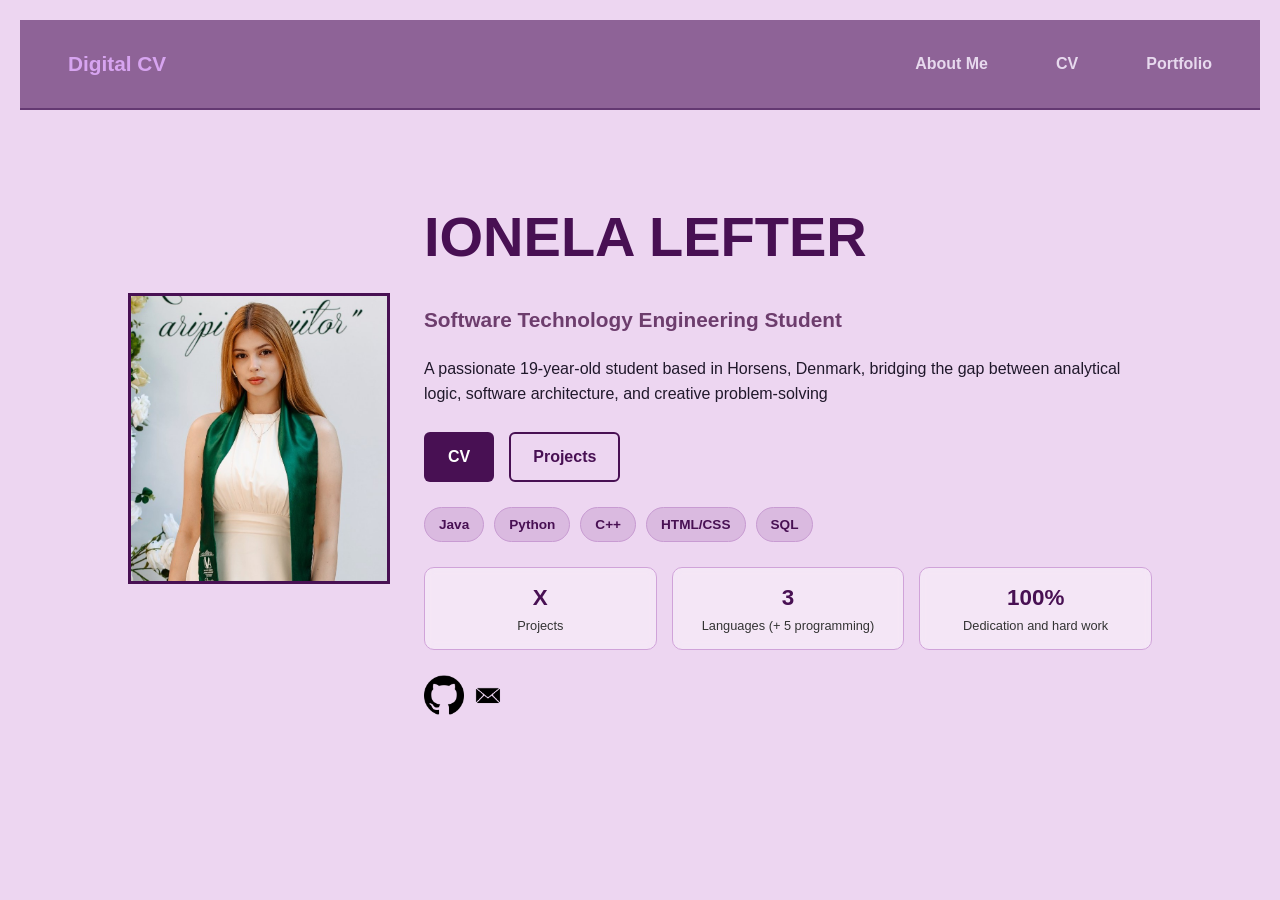
<file: index.html>
<!DOCTYPE html>
<html lang="en">

   <head>
      <!-- Character encoding set to UTF-8 to support all standard characters -->
      <meta charset="utf-8">
      <meta name="viewport" content="width=device-width, initial-scale=1.0">
      <title> Digital CV </title>
      <!-- Linking external CSS stylesheet for page layout and visual styling -->
      <link href="css/styles.css" type="text/css" rel="stylesheet">
   </head>

   <body class="digital-cv">
      <!-- Navigation bar for all pages -->
      <nav>
         <div>
            <a href="index.html"> Digital CV </a>
         </div>
         <ul>
            <!-- links to the other 3 pages -->
            <li> <a href="about-me-page.html"> About Me </a> </li>
            <li> <a href="cv-page.html"> CV</a> </li>
            <li> <a href="portfolio-page.html"> Portfolio </a> </li>
         </ul>
      </nav>
    
      <!-- Main content container, all the information on the page, below the navigation bar -->
      <main class="digital_cv">

         <!-- Profile image -->
         <div class="images">
            <img src="images/MyPhoto.jpg" alt="Ionela Lefter">
         </div>

         <!-- Short info about me, name, who am I, links to my CV and portfolio, what programming languages I know, Github and email as contacts  -->
         <div class="little_content">
            <h1 class="my_name">IONELA LEFTER</h1>
            <p class="my_subtitle">Software Technology Engineering Student</p>
            <p class="my_description">
             A passionate 19-year-old student based in Horsens, Denmark, bridging the gap between analytical logic, software architecture, and creative problem-solving 
            </p>

           <!-- The buttons linked with CV and Portfolio pages -->
            <div class="cv_email_buttons">
              <a href="cv-page.html" class="first_button">CV</a>
              <a href="portfolio-page.html" class="second_button">Projects</a>
            </div>

            <!-- Technology badges (what programming languages I know) -->
            <div class="badges">
               <span class="badge">Java</span>
               <span class="badge">Python</span>
               <span class="badge">C++</span>
               <span class="badge">HTML/CSS</span>
               <span class="badge">SQL</span>
            </div>

            <!-- Quick stats (short info about me) -->
            <div class="quick_stats">
               <div class="stat_card">
               <h2>X</h2>
               <p>Projects</p>
            </div>

            <div class="stat_card">
               <h2>3</h2>
               <p>Languages (+ 5 programming)</p>
            </div>

            <div class="stat_card">
               <h2>100%</h2>
               <p>Dedication and hard work</p>
               </div>
            </div>

            <br>

            <!-- Contact icons (github + email) -->
            <div class="social_icons">
               <a href="https://github.com" target="_blank" title="GitHub"><img src="images/github.png" alt="GitHub" class="github"></a>
               <a href="mailto:ionelalefter09@gmail.com" title="Email"><img src="images/email.png" alt="Email" class="email"></a>
            </div>

         </div>

   
</main>

   </body>
</html>
</file>
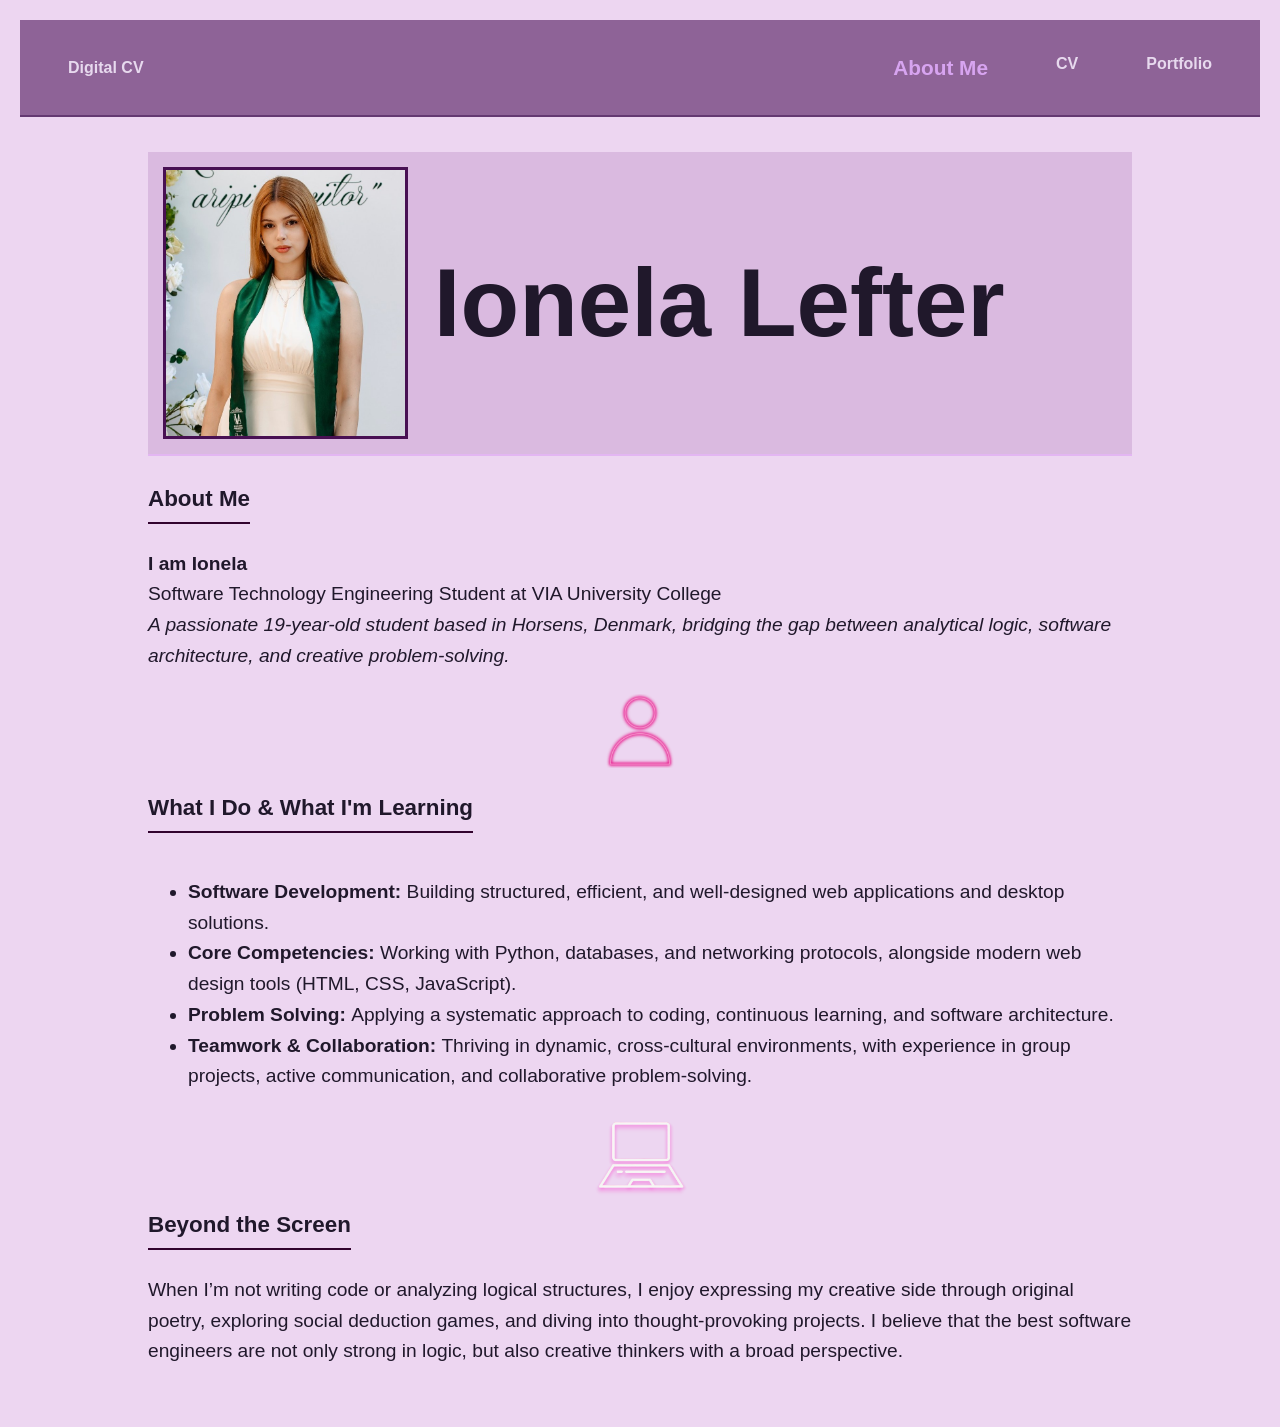
<file: about-me-page.html>
<!DOCTYPE html>
<html lang="en">

   <head>
      <meta charset="utf-8">
      <meta name="viewport" content="width=device-width, initial-scale=1.0">
      <title> About Page </title>
      <link href="css/styles.css" type="text/css" rel="stylesheet">
   </head>

   <body class="about_page">
 
      <!-- Navigation bar for all pages -->
      <nav>
         <div>
            <a href="index.html"> Digital CV </a>
         </div>
         <ul>
            <!-- links to the other 3 pages -->
            <li> <a href="about-me-page.html"> About Me </a> </li>
            <li> <a href="cv-page.html"> CV</a> </li>
            <li> <a href="portfolio-page.html"> Portfolio </a> </li>
         </ul>
      </nav>

      <!-- All information about me -->
      <div class="all_info">

         <div class="me">

            <!-- My profile photo -->
            <div class="images">
               <img src="images/MyPhoto.jpg" alt="My Photo">
            </div>
            <div class="name">
               Ionela Lefter
            </div>

         </div>

         <!-- First section -->
         <div class="underlined">
           <b> About Me </b>
         </div>
         <div class="short_info">
            <b> I am Ionela</b> <br>
            Software Technology Engineering Student at VIA University College <br>
            <i>A passionate 19-year-old student based in Horsens, Denmark, bridging the gap between analytical logic, software architecture, and creative problem-solving.</i>
         </div>

         <!-- User icon -->
         <div class="icons">
            <img src="images/usericon.png" alt="User Icon">
         </div>

         <!-- Second section -->
         <div class="underlined">
            <b>What I Do & What I'm Learning</b>
         </div>
         <div class="short_info"> 
             <ul>
                <li> <b> Software Development: </b> Building structured, efficient, and well-designed web applications and desktop solutions. </li>
                <li> <b> Core Competencies: </b> Working with Python, databases, and networking protocols, alongside modern web design tools (HTML, CSS, JavaScript).</li>
                <li> <b> Problem Solving: </b> Applying a systematic approach to coding, continuous learning, and software architecture. </li>
                <li> <b> Teamwork & Collaboration: </b> Thriving in dynamic, cross-cultural environments, with experience in group projects, active communication, and collaborative problem-solving.</li> 
             </ul>
         </div>

         <!-- Laptop icon -->
         <div class="icons">
            <img src="images/laptopicon.png" alt="Laptop Icon">
         </div>

         <!-- Third section -->
         <div class="underlined">
            <b>Beyond the Screen</b>
         </div>
         <div class="short_info"> 
            When I’m not writing code or analyzing logical structures, I enjoy expressing my creative side through original poetry, exploring social deduction games, and diving into thought-provoking projects. I believe that the best software engineers are not only strong in logic, but also creative thinkers with a broad perspective.
         </div>

      </div>

   </body>

</html>
</file>
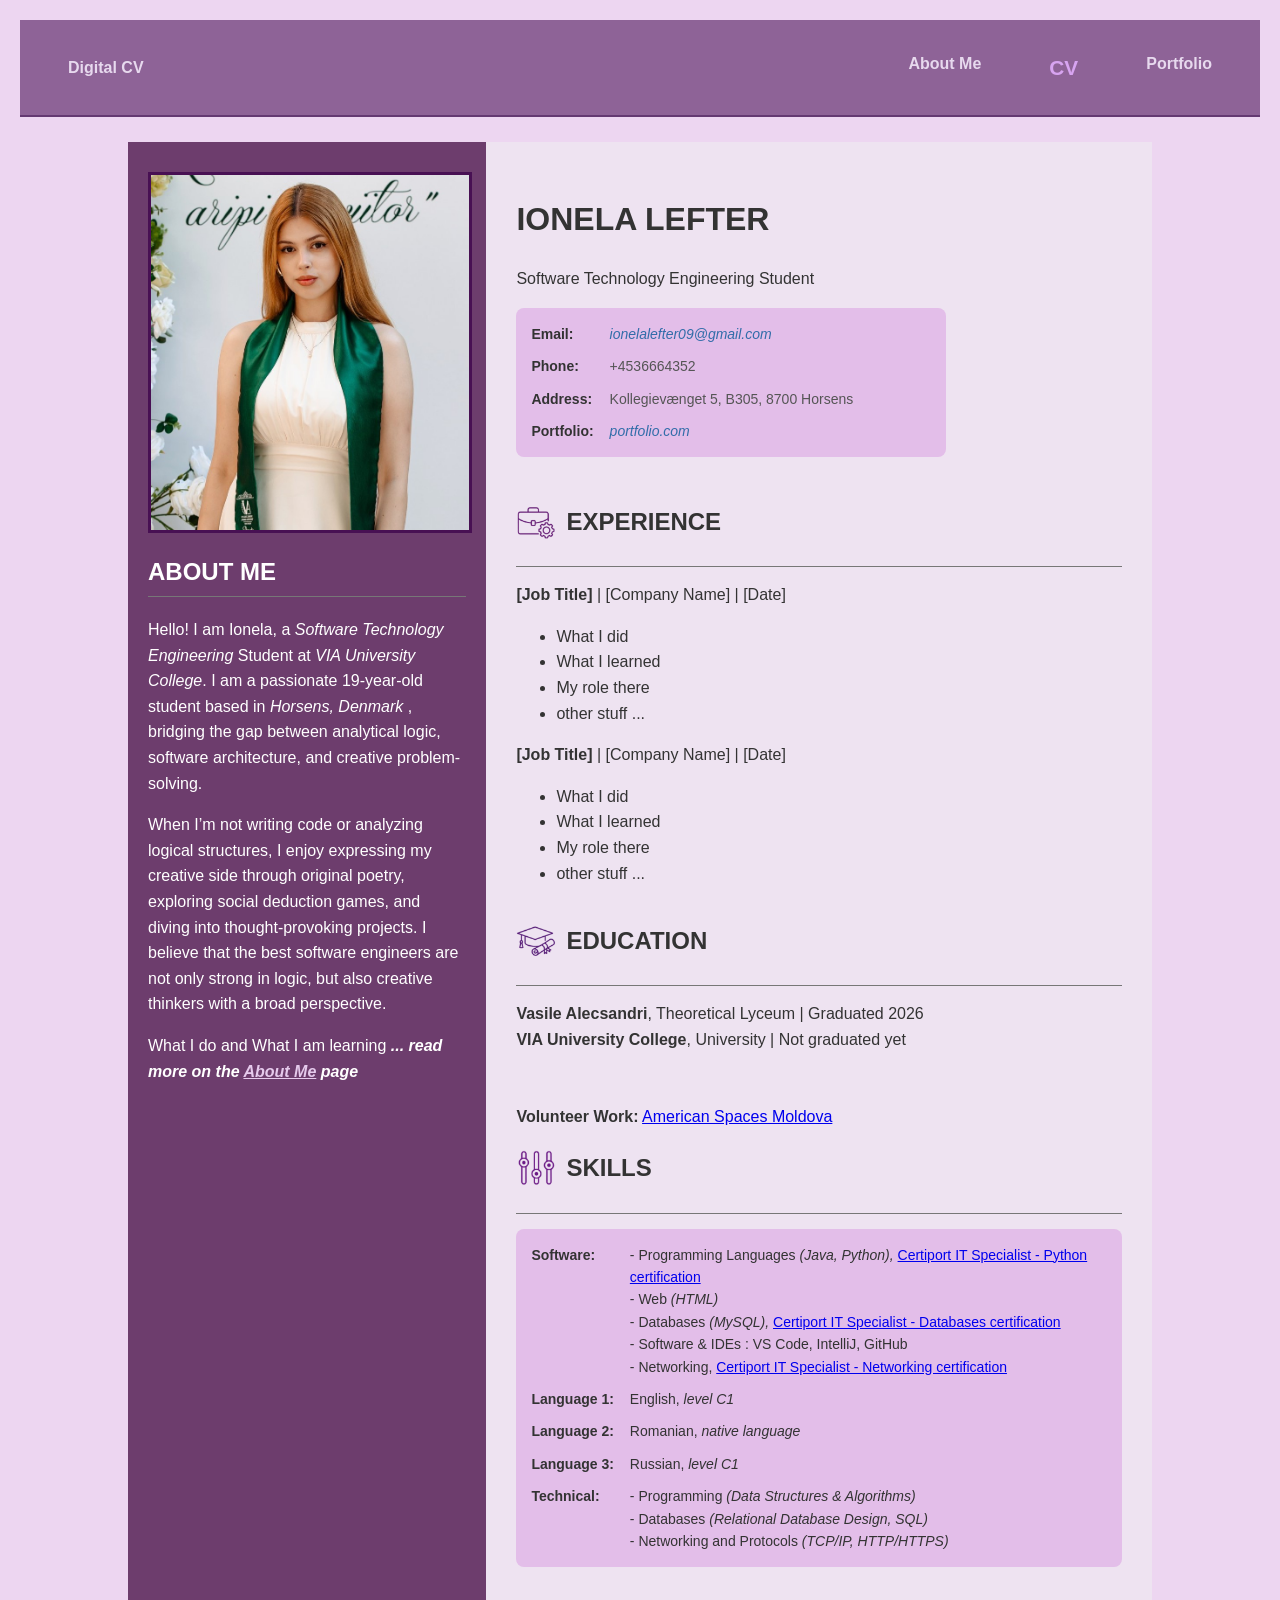
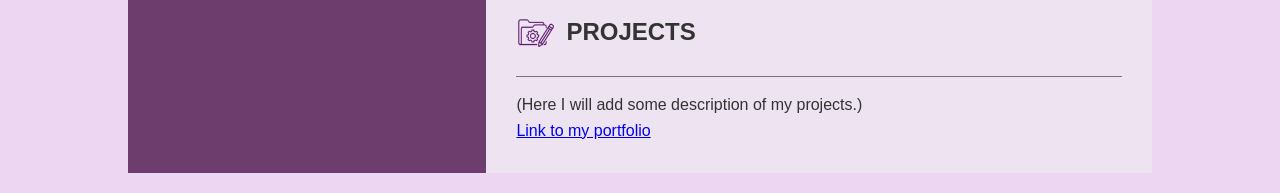
<file: cv-page.html>
<!DOCTYPE html>

<html lang="en">

   <head>
      <meta charset="utf-8">
      <meta name="viewport" content="width=device-width, initial-scale=1.0">
      <title> CV </title>
      <link href="css/styles.css" type="text/css" rel="stylesheet">
   </head>

   <body class="cv_page">

      <!-- Navigation bar for all pages -->
        <nav>
         <div>
            <a href="index.html"> Digital CV </a>
         </div>
         <ul>
            <!-- links to the other 3 pages -->
            <li> <a href="about-me-page.html"> About Me </a> </li>
            <li> <a href="cv-page.html"> CV</a> </li>
            <li> <a href="portfolio-page.html"> Portfolio </a> </li>
         </ul>
      </nav>
      
      <!-- Main container -->
      <div class="cv_container">

         <!-- Left sidebar container for personal introduction and photo -->
         <aside class="sidebar">

            <!-- My profile photo -->
            <div class="prof_im">
               <img src="images/MyPhoto.jpg" alt="My Photo">
            </div>

            <!-- Sidebar section heading -->
            <h2> ABOUT ME </h2>

            <!-- Short biographical description text -->
            <p>Hello! I am Ionela, a <i>Software Technology Engineering</i> Student at <i>VIA University College</i>. I am a passionate 19-year-old student based in <i>Horsens, Denmark </i>, bridging the gap between analytical logic, software architecture, and creative problem-solving. </p> 
            
            <p class="desktop-only">  When I’m not writing code or analyzing logical structures, I enjoy expressing my creative side through original poetry, exploring social deduction games, and diving into thought-provoking projects. I believe that the best software engineers are not only strong in logic, but also creative thinkers with a broad perspective.</p>
          
              <p> What I do and What I am learning <i><b>... read more on the <a href="about-me-page.html">About Me</a> page</b></i>
            </p> 
         </aside>

         <!-- Main content column containing resume sections -->
         <main class="main_content">

            <header class="header">

               <h1>IONELA LEFTER</h1>
               <p class="subtitle"> Software Technology Engineering Student</p>

               <!-- Contact details structured with CSS Grid -->
               <div class="contact_grid">
                  <div class="label">Email:</div>
                  <div class="value"><a href="mailto:ionelalefter09@gmail.com">ionelalefter09@gmail.com</a></div>
 
                  <div class="label">Phone:</div>
                  <div class="value"> +4536664352</div>

                  <div class="label">Address:</div>
                  <div class="value">Kollegievænget 5, B305, 8700 Horsens </div>

                  <div class="label">Portfolio:</div>
                  <div class="value"><a href="portfolio-page.html" target="_blank">portfolio.com</a></div>
               </div>

            </header>

            <br>

            <!-- Main resume information body wrapper -->
            <div class="content_info">

               <!-- Experience section block -->
               <section>

                  <!-- Section heading with icon and title -->
                  <div class="title">
                      <img src="images/experienceicon.png" class="mini_icon" alt="Experience"> 
                      <div class="text"><h2>EXPERIENCE</h2></div> 
                  </div>

                  <!-- Placeholder experience entries -->
                  <b>[Job Title]</b> | [Company Name] | [Date]<br>
                  <ul>
                     <li> What I did </li>
                     <li> What I learned </li>
                     <li> My role there </li>
                     <li> other stuff ...</li> 
                  </ul>

                  <b>[Job Title]</b> | [Company Name] | [Date]<br>
                  <ul>
                     <li> What I did </li>
                     <li> What I learned </li>
                     <li> My role there </li>
                     <li> other stuff ...</li> 
                  </ul>

               </section>

               <!-- Education section block -->
               <section>

                  <!-- Section heading with icon and title -->
                  <div class="title">
                     <img src="images/educationicon.png" class="mini_icon" alt="Education">
                     <div class="text"><h2>EDUCATION</h2></div>
                  </div>

                  <!-- Educational history background entries -->
                  <b>Vasile Alecsandri</b>, Theoretical Lyceum | Graduated 2026  <br>
                  <b>VIA University College</b>, University | Not graduated yet <br><br>
                  <br>
                   <b>Volunteer Work:</b> <a href="Volunteering/volunteer-certificate.jpg.jpg"> American Spaces Moldova </a>
               </section>

               <!-- Skills section block with certifications and languages -->
               <section>

                  <!-- Section heading with icon and title -->
                  <div class="title">
                     <img src="images/skillsicon.png" class="mini_icon" alt="Skills">
                     <div class="text"><h2>SKILLS</h2></div>
                  </div>

                  <!-- Grid container for technical skills and language proficiencies -->
                  <div class="skills_grid">

                     <div class="criterium">Software:</div>
                     <div class="inf">
                        - Programming Languages <i>(Java, Python), </i> 
                        <a href="CertiportDocs/CertificatePython.pdf" target="_blank"> Certiport IT Specialist - Python certification </a>  <br>
                        - Web <i>(HTML) </i> <br>
                        - Databases <i>(MySQL), </i>
                        <a href="CertiportDocs/CertificateDatabases.pdf" target="_blank"> Certiport IT Specialist - Databases certification </a>  <br>
                        - Software & IDEs : VS Code, IntelliJ, GitHub <br>
                        - Networking, <a href="CertiportDocs/CertificateNetworking.pdf" target="_blank"> Certiport IT Specialist - Networking certification </a>  <br>
                     </div>
 
                     <div class="criterium">Language 1:</div>
                     <div class="inf"> English,<i> level C1</i></div>

                     <div class="criterium">Language 2:</div>
                     <div class="inf"> Romanian, <i>native language</i> </div>

                     <div class="criterium">Language 3:</div>
                     <div class="inf">Russian, <i>level C1</i></div>

                     <div class="criterium">Technical:</div>
                     <div class="inf">
                        - Programming <i>(Data Structures & Algorithms)</i> <br>
                        - Databases <i>(Relational Database Design, SQL)</i><br>
                        - Networking and Protocols <i>(TCP/IP, HTTP/HTTPS)</i>
                     </div>

                  </div>   

               </section>

               <br>

               <!-- Projects section block -->
               <section>

                  <!-- Section heading with icon and title -->
                  <div class="title">
                     <img src="images/projectsicon.png" class="mini_icon" alt="Projects"> 
                     <div class="text"><h2>PROJECTS</h2></div> 
                  </div>  
                   
                  <!-- External portfolio link placeholder -->
                  (Here I will add some description of my projects.) 
                  <br>
                  <a href="portfolio-page.html" target="_blank"> Link to my portfolio </a> 
               
               </section>

            </div>

         </main>

      </div>

   </body>

</html>
</file>
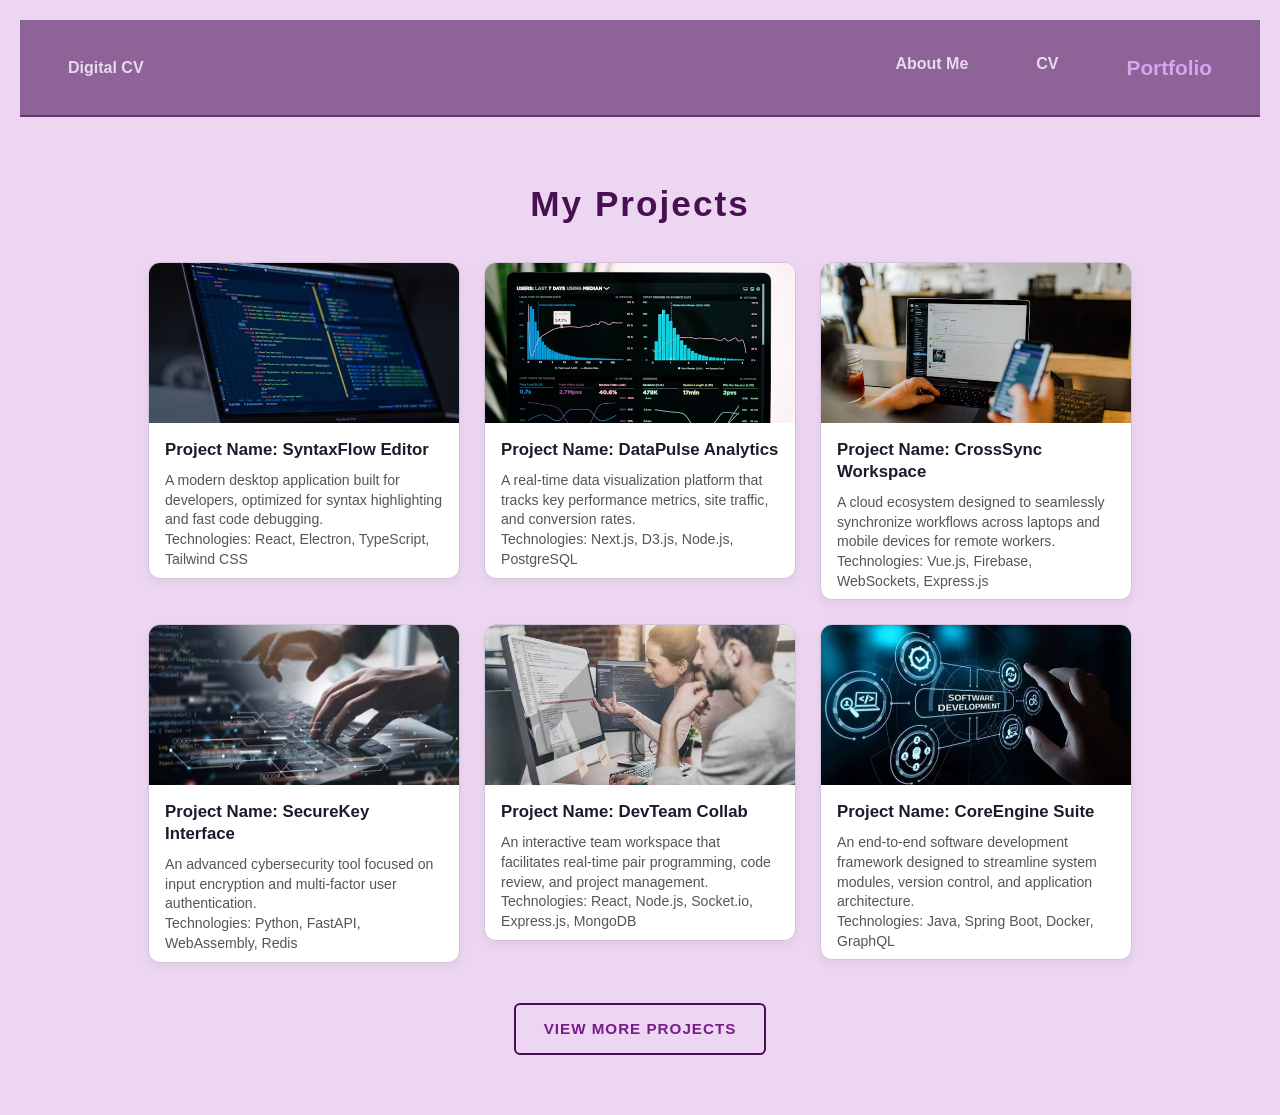
<file: portfolio-page.html>
<!DOCTYPE html>

<html lang="en">

   <head>
      <meta charset="utf-8">
      <meta name="viewport" content="width=device-width, initial-scale=1.0">
      <title> Portfolio Page </title>
      <link href="css/styles.css" type="text/css" rel="stylesheet">
   </head>

   <body class="portfolio_page">

      <!-- Navigation bar for all pages -->
       <nav>
         <div>
            <a href="index.html"> Digital CV </a>
         </div>
         <ul>
            <!-- links to the other 3 pages -->
            <li> <a href="about-me-page.html"> About Me </a> </li>
            <li> <a href="cv-page.html"> CV</a> </li>
            <li> <a href="portfolio-page.html"> Portfolio </a> </li>
         </ul>
      </nav>

      <!-- Main section container -->
      <main class="portfolio">

         <!-- Main page title -->
         <h1 class="portfolio_title"> My Projects </h1>
         
         <!-- Responsive CSS Grid container displaying project cards -->
         <div class="portfolio_grid">

            <!-- Card 1 wrapper link -->
            <a href="project1.html" class="project_links">
            <article class="project">

               <!-- Project thumbnail image container -->
               <div class="project_image">
                  <img src="images/project1.jpg" alt="Project 1 image">
               </div>

               <!-- Project name and description info block -->
               <div class="project_info">
                  <h2>Project Name: SyntaxFlow Editor </h2>
                  <p>A modern desktop application built for developers, optimized for syntax highlighting and fast code debugging.<br>
                     Technologies: React, Electron, TypeScript, Tailwind CSS</p>
               </div>
            </article>
             </a>

            <!-- Card 2 wrapper link -->
            <a href="project2.html" class="project_links">
             <article class="project">

               <!-- Project thumbnail image container -->
               <div class="project_image">
                  <img src="images/project2.jpg" alt="Project 2 image">
               </div>

               <!-- Project name and description info block -->
               <div class="project_info">
                  <h2>Project Name: DataPulse Analytics </h2>
                  <p>A real-time data visualization platform that tracks key performance metrics, site traffic, and conversion rates.<br>
                  Technologies: Next.js, D3.js, Node.js, PostgreSQL</p>
               </div>
            </article>
            </a>

            <!-- Card 3 wrapper link -->
             <a href="project3.html" class="project_links">
             <article class="project">

               <!-- Project thumbnail image container -->
               <div class="project_image">
                  <img src="images/project3.jpg" alt="Project 3 image">
               </div>

               <!-- Project name and description info block -->
               <div class="project_info">
                  <h2>Project Name: CrossSync Workspace </h2>
                  <p>A cloud ecosystem designed to seamlessly synchronize workflows across laptops and mobile devices for remote workers.<br>
                  Technologies: Vue.js, Firebase, WebSockets, Express.js</p>
               </div>
            </article>
            </a>

              <!-- Card 4 wrapper link -->
             <a href="project4.html" class="project_links">
             <article class="project">

               <!-- Project thumbnail image container -->
               <div class="project_image">
                  <img src="images/project4.jpg" alt="Project 4 image">
               </div>

               <!-- Project name and description info block -->
               <div class="project_info">
                  <h2>Project Name: SecureKey Interface </h2>
                  <p>An advanced cybersecurity tool focused on input encryption and multi-factor user authentication.<br>
                  Technologies: Python, FastAPI, WebAssembly, Redis</p>
               </div>
            </article>
            </a>

              <!-- Card 5 wrapper link -->
             <a href="project5.html" class="project_links">
             <article class="project">

               <!-- Project thumbnail image container -->
               <div class="project_image">
                  <img src="images/project5.jpg" alt="Project 5 image">
               </div>

               <!-- Project name and description info block -->
               <div class="project_info">
                  <h2>Project Name: DevTeam Collab </h2>
                  <p>An interactive team workspace that facilitates real-time pair programming, code review, and project management.<br>
                  Technologies: React, Node.js, Socket.io, Express.js, MongoDB</p>
               </div>
            </article>
            </a>

              <!-- Card 6 wrapper link -->
             <a href="project6.html" class="project_links">
             <article class="project">

               <!-- Project thumbnail image container -->
               <div class="project_image">
                  <img src="images/project6.jpg" alt="Project 6 image">
               </div>

               <!-- Project name and description info block -->
               <div class="project_info">
                  <h2>Project Name: CoreEngine Suite </h2>
                  <p>An end-to-end software development framework designed to streamline system modules, version control, and application architecture.<br>
                  Technologies: Java, Spring Boot, Docker, GraphQL</p>
               </div>
            </article>
            </a>
            
         </div>

         <!-- Call-to-action button wrapper to external projects in github -->
         <div class="button_more">
            <a href="https://github.com/" target="_blank" class="button">VIEW MORE PROJECTS</a>
         </div>

      </main>  
    
   </body>

</html>
</file>
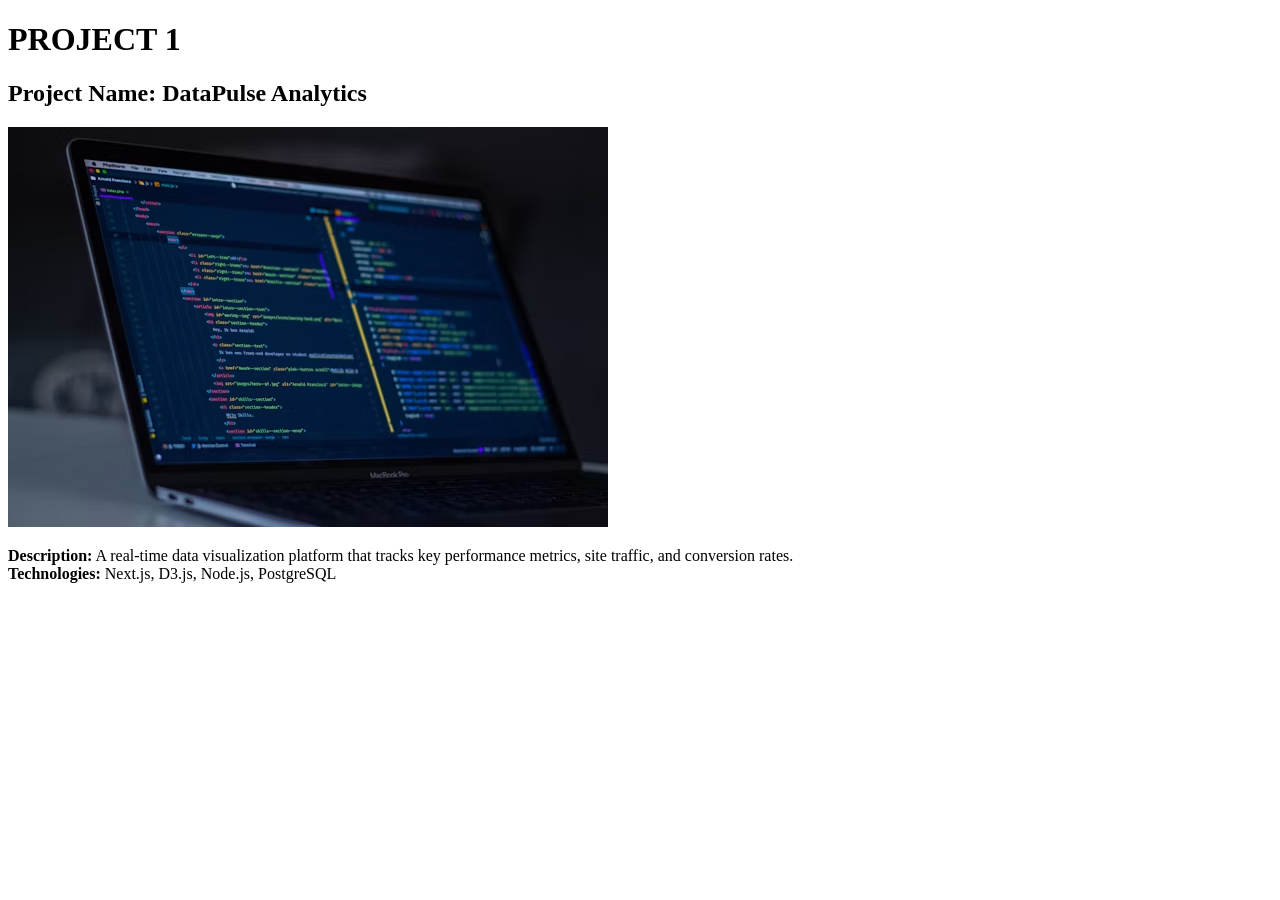
<file: project1.html>
<!DOCTYPE html>
<html lang="en">

   <head>
      <meta charset="utf-8">
      <meta name="viewport" content="width=device-width, initial-scale=1.0">
      <title> Project 1 </title>
   </head>

   <body>
       <h1> PROJECT 1 </h1>
       <h2>Project Name: DataPulse Analytics </h2>
       <img src="images/project1.jpg" alt="Project 1 image">
       <p> <b>Description:</b> A real-time data visualization platform that tracks key performance metrics, site traffic, and conversion rates.<br>
           <b>Technologies:</b> Next.js, D3.js, Node.js, PostgreSQL</p>
   </body>

</html>
</file>
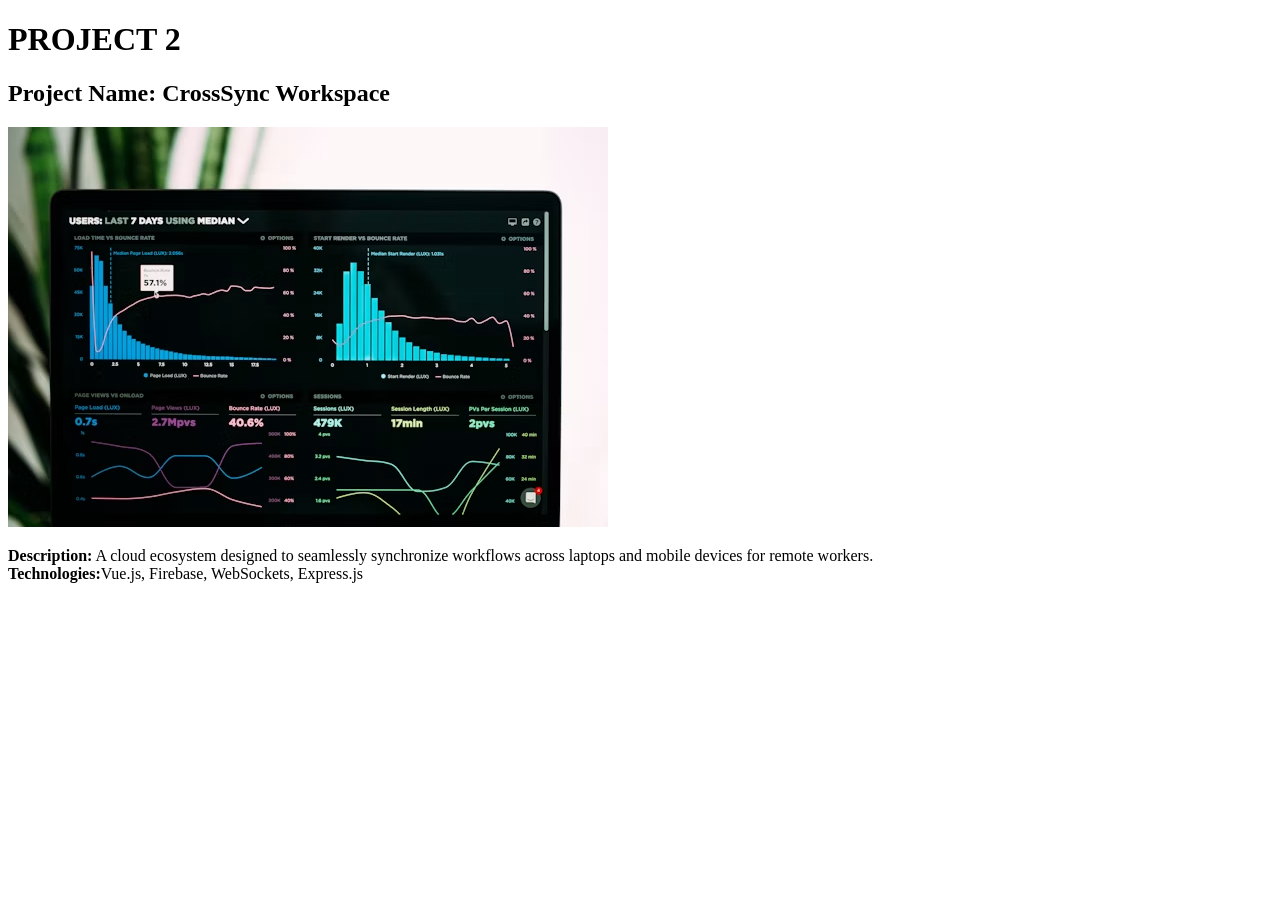
<file: project2.html>
<!DOCTYPE html>
<html lang="en">

   <head>
      <meta charset="utf-8">
      <meta name="viewport" content="width=device-width, initial-scale=1.0">
      <title> Project 2 </title>
   </head>

   <body>
       <h1> PROJECT 2 </h1>
       <h2>Project Name: CrossSync Workspace </h2>
       <img src="images/project2.jpg" alt="Project 2 image">
       <p><b>Description:</b> A cloud ecosystem designed to seamlessly synchronize workflows across laptops and mobile devices for remote workers.<br>
         <b>Technologies:</b>Vue.js, Firebase, WebSockets, Express.js</p>
   </body>

</html>
</file>
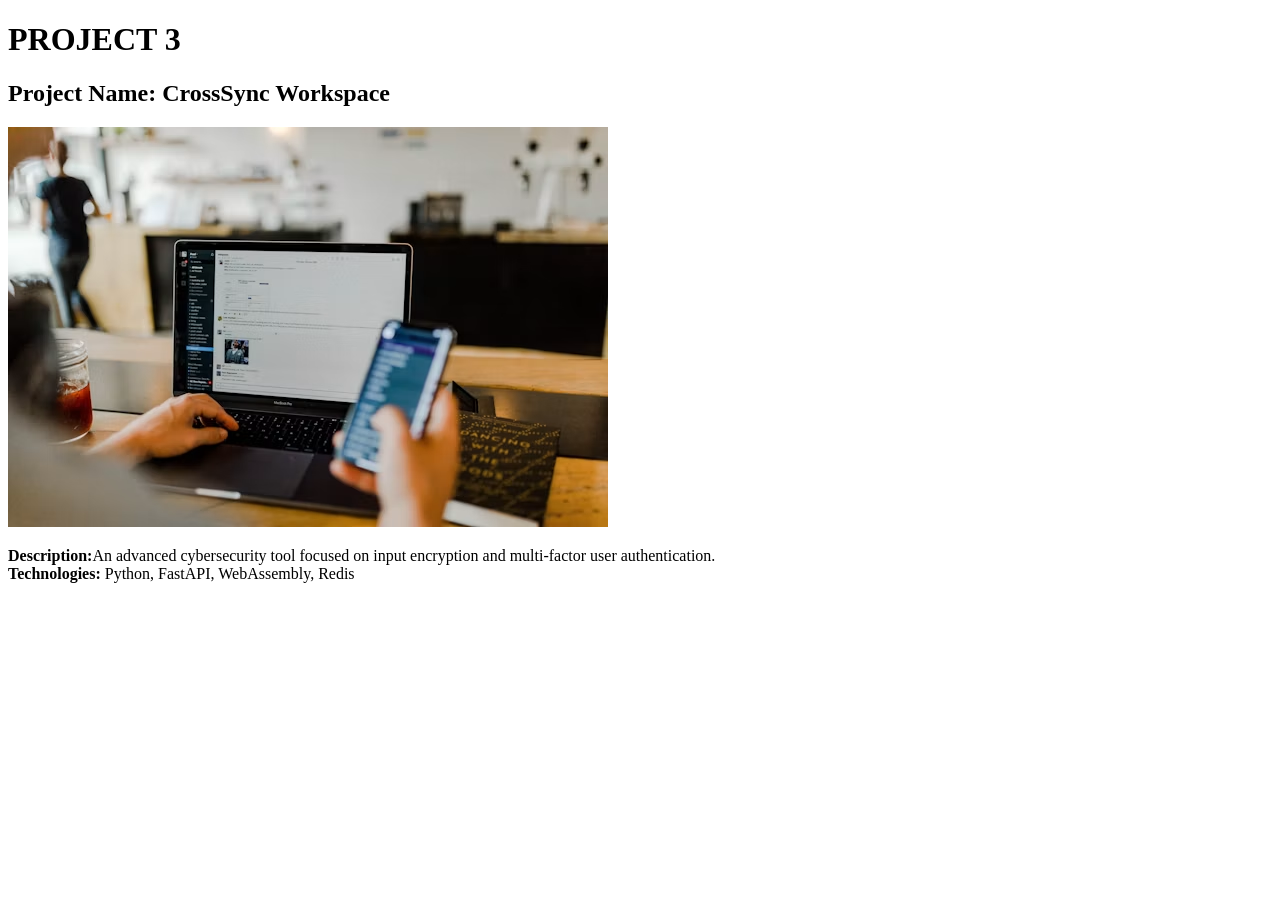
<file: project3.html>
<!DOCTYPE html>
<html lang="en">

   <head>
      <meta charset="utf-8">
      <meta name="viewport" content="width=device-width, initial-scale=1.0">
      <title> Project 3 </title>
   </head>

   <body>
       <h1> PROJECT 3 </h1>
       <h2>Project Name: CrossSync Workspace </h2>
       <img src="images/project3.jpg" alt="Project 3 image">
       <p><b>Description:</b>An advanced cybersecurity tool focused on input encryption and multi-factor user authentication.<br>
       <b>Technologies:</b> Python, FastAPI, WebAssembly, Redis</p>
   </body>

</html>
</file>
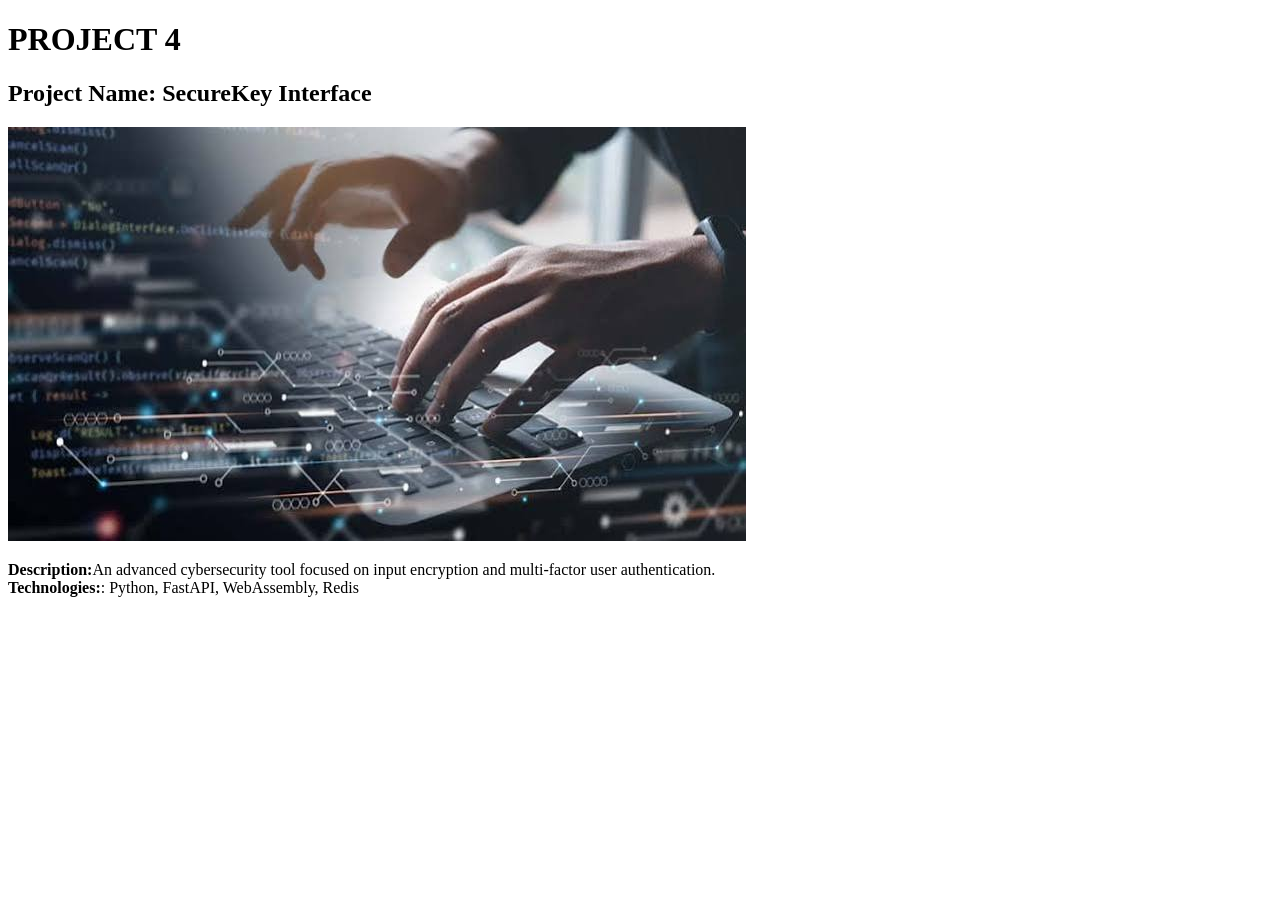
<file: project4.html>
<!DOCTYPE html>
<html lang="en">

   <head>
      <meta charset="utf-8">
      <meta name="viewport" content="width=device-width, initial-scale=1.0">
      <title> Project 4 </title>
   </head>

   <body>
       <h1> PROJECT 4 </h1>
       <h2>Project Name: SecureKey Interface </h2>
       <img src="images/project4.jpg" alt="Project 4 image">
       <p> <b>Description:</b>An advanced cybersecurity tool focused on input encryption and multi-factor user authentication.<br>
       <b>Technologies:</b>: Python, FastAPI, WebAssembly, Redis</p>
   </body>

</html>
</file>
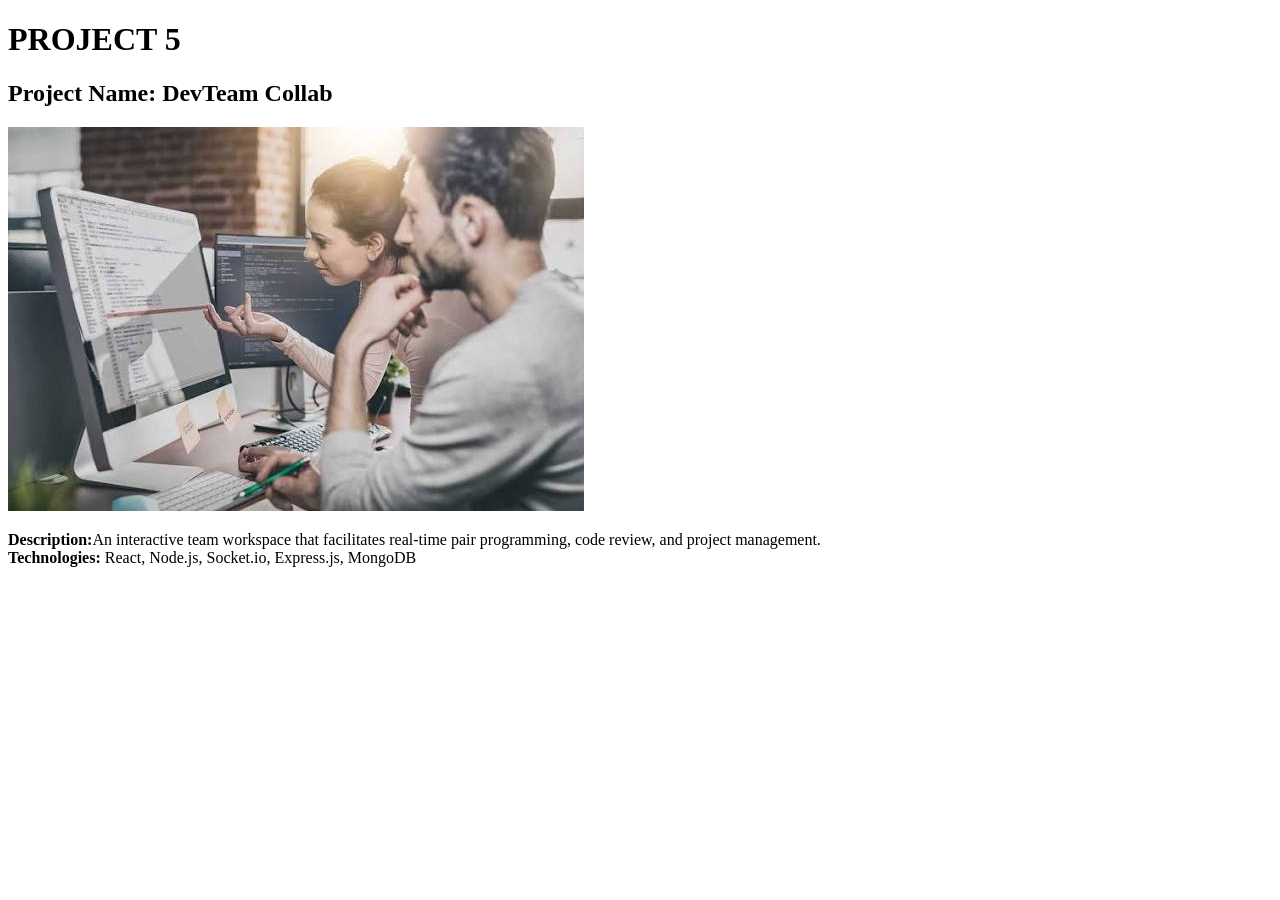
<file: project5.html>
<!DOCTYPE html>
<html lang="en">

   <head>
      <meta charset="utf-8">
      <meta name="viewport" content="width=device-width, initial-scale=1.0">
      <title> Project 5 </title>
   </head>

   <body>
       <h1> PROJECT 5 </h1>
       <h2>Project Name: DevTeam Collab </h2>
       <img src="images/project5.jpg" alt="Project 5 image">
       <p> <b>Description:</b>An interactive team workspace that facilitates real-time pair programming, code review, and project management.<br>
       <b>Technologies:</b> React, Node.js, Socket.io, Express.js, MongoDB</p>
   </body>

</html>
</file>
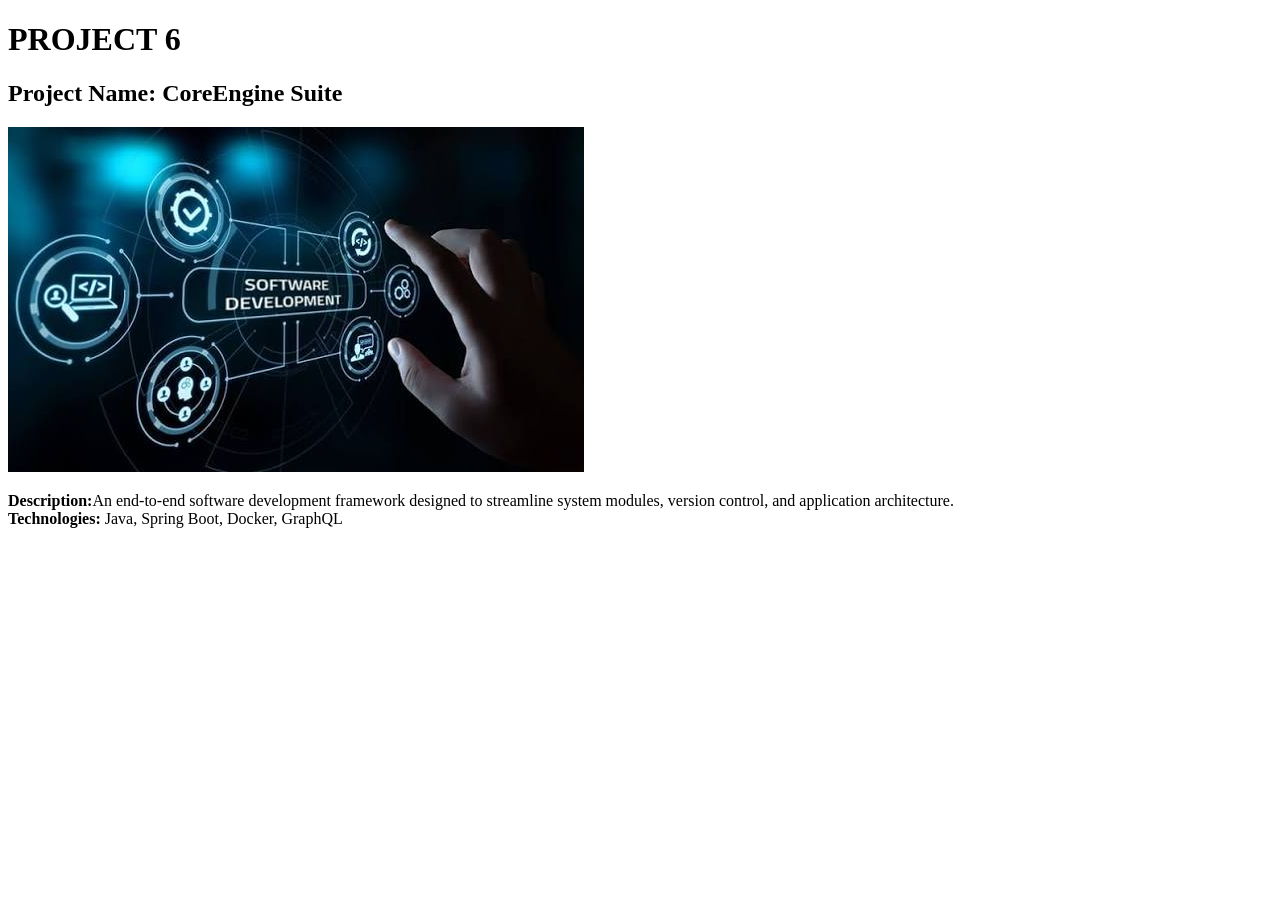
<file: project6.html>
<!DOCTYPE html>
<html lang="en">

   <head>
      <meta charset="utf-8">
      <meta name="viewport" content="width=device-width, initial-scale=1.0">
      <title> Project 6 </title>
   </head>

   <body>
       <h1> PROJECT 6 </h1>
       <h2>Project Name: CoreEngine Suite </h2>
       <img src="images/project6.jpg" alt="Project 6 image">
        <p><b>Description:</b>An end-to-end software development framework designed to streamline system modules, version control, and application architecture.<br>
        <b>Technologies:</b> Java, Spring Boot, Docker, GraphQL</p>
   </body>

</html>
</file>
<file: css/styles.css>
/* The body for all the pages */
body {
    font-family: Arial, Helvetica, sans-serif;
    line-height: 1.6;
    color: rgb(32, 24, 43);
    max-width: 100%;
    margin: 0 auto;
    padding: 20px;
    background-color: rgb(237, 214, 241);
}

/* Navigation bar for all the pages */
nav {
    display: flex;
    justify-content: space-between;
    align-items: center;
    padding: 15px 0;
    margin-bottom: 25px;
    border-bottom: 2px solid rgb(100, 57, 114);
    background-color: rgb(142, 99, 151);   
}

/* Navigation bar for all the pages */
nav div a {
    text-decoration: none;
    font-size: 1.3rem;
    font-weight: bold;
    color: #d7a4f0;
    margin-left: 3rem;
}

/* Navigation bar for all the pages */
nav ul{
    display: flex;
    list-style: none;
    gap: 20px;
}
 
/* Navigation bar for all the pages */
nav ul li a{
    text-decoration: none;
    font-size: 1rem;
    font-weight: bold;
    color: #e7d9ee;
    margin-right: 3rem;
}

/* Profile image for Digital CV, About Me and CV pages */
.images {
    width: 25%;
    display: flex;
}

.images img {
    width: 100%;
    height: auto;
    border: 3px solid rgb(72, 16, 83);
    display: block;
}





/* DIGITAL CV */
/* Main hero layout container using Flexbox for two-column presentation */
.digital_cv {
    max-width: 1024px; /* Limits page content width on wide screens */
    margin: 0 auto; /* Centers the container horizontally on the viewport */
    display: flex; /* Aligns profile photo and text content side-by-side */
    align-items: center; /* Vertically centers children within the section */
    gap: 40px; /* Sets horizontal spacing of 40 px between image and content */
    padding: 20px; /* Inner spacing to prevent touching screen edges */
}

/* Flexible text column taking up remaining horizontal space */
.little_content {
    flex: 1;
}

/* Primary heading styling */
.my_name {
    font-size: 3.5rem;
    color: #481053; /* Primary theme color (deep purple) */
    margin-bottom: 5px;
}

/* Subtitle / Role styling */
.my_subtitle {
    font-size: 1.3rem;
    color: #6d3d6d; /* Secondary accent purple color */
    font-weight: bold;
    margin-bottom: 20px;
}

/* Action buttons wrapper using Flexbox */
.cv_email_buttons {
    display: flex;
    gap: 15px; /* Space between the two Call-To-Action buttons */
    margin: 25px 0;
}

/* Primary Call-To-Action button style (Solid background) */
.first_button {
    background-color: #481053;
    color: #ffffff;
    padding: 12px 24px;
    border-radius: 6px;
    text-decoration: none; /* Removes default hyperlink underline */
    font-weight: bold;
}

/* Secondary Call-To-Action button style (Outlined variant) */
.second_button {
    border: 2px solid #481053;
    color: #481053;
    padding: 10px 22px;
    border-radius: 6px;
    text-decoration: none;
    font-weight: bold;
}

/* Social icons dimensions maintain proportions automatically */
.github {
    width: 40px;
    height: auto;
}

.email {
    width: 40px;
    height: auto; 
}

/* Technology skill badges container with automatic line wrapping */
.badges {
    display: flex;
    gap: 10px;
    flex-wrap: wrap; /* Allows badges to wrap onto a new line on smaller screens */
    margin: 15px 0;
}

/* Individual skill badge chip styling */
.badge {
    background-color: #dabae0; /* Light purple tag background */
    color: #481053;
    font-weight: bold;
    font-size: 0.85rem;
    padding: 6px 14px;
    border-radius: 20px; /* Creates rounded pill-shaped badges */
    border: 1px solid #c89bd2;
}

/* Quick Statistics Grid/Flex section */
.quick_stats {
    display: flex;
    gap: 15px;
    margin-top: 25px;
}

/* Individual statistic card element */
.stat_card {
    background-color: rgba(255, 255, 255, 0.4); /* Translucent white background */
    border: 1px solid #d0a3d9;
    padding: 12px 20px;
    border-radius: 10px;
    text-align: center;
    flex: 1; /* Ensures all stat cards take equal width */
    backdrop-filter: blur(5px); /* Modern frosted-glass (glassmorphism) effect */
}

/* Stat card number headline */
.stat_card h2 {
    margin: 0;
    color: #481053;
    font-size: 1.4rem;
}

/* Stat card descriptor label */
.stat_card p {
    margin: 0;
    font-size: 0.8rem;
    color: #333;
}





/* ABOUT ME PAGE*/

.me {
    display: flex;
    align-items: center; /* Vertically aligns image and text */
    padding: 15px;
    margin-bottom: 25px;
    border-bottom: 2px solid rgb(227, 182, 242); /* Accent border under the header section */
    background-color: rgb(218, 186, 224); /* Soft purple banner background */
}

.name {
    flex: 1; /* Fills the remaining horizontal space in the flex container */
    text-align: center; /* Horizontally centers the text inside its flex space */
    font-family: Arial, Helvetica, sans-serif;
    font-size: 6rem; 
    font-weight: bold;
    margin-right: 5rem; /* Offsets text slightly to balance visual weight */
}

.all_info {
    max-width: 1024px; /* Prevents content from over-expanding on wide displays */
    margin: 0 auto; /* Horizontally centers the entire page content */
    padding: 10px 20px 40px 20px;
    box-sizing: border-box; /* Includes padding within the total calculated width */
}

.about_page nav div a {
    font-weight: bold;
    color: #e1c4ef;
    margin-left: 3rem;
}

.about_page nav div a {
    font-size: 1rem;
    color: #e7d9ee; 
}

.about_page nav ul li:first-child a {
    font-size: 1.3rem; /* Slightly larger font to signal current active page */
    color: #d7a4f0; /* Distinct color highlight */
}

.underlined {
    display: inline-block; /* Shrinks box to text width so the border matches word length */
    padding-bottom: 5px;
    margin-bottom: 25px;
    border-bottom: 2px solid rgb(50, 3, 46); /* Dark purple bottom border accent */
    font-family: Arial, Helvetica, sans-serif;
    font-weight: bold;
    font-size: 1.4rem;
}

.short_info {
    font-family: Arial, Helvetica, sans-serif;
    font-size: 1.2rem;
}

.icons {
    display: flex;
    justify-content: center; /* Horizontally centers the icon on the line */
    margin-top: 10px;
    margin-bottom: 10px;
}

.icons img {
    width: 10%; /* Scales dynamically with parent container width */
    height: auto; /* Maintains original aspect ratio */
}




/* CV PAGE */

.cv_page nav div a {
    font-weight: bold;
    color: #e1c4ef;
    margin-left: 3rem;
}

.cv_page nav div a {
    font-size: 1rem;
    color: #e7d9ee; 
}

.cv_page nav ul li:nth-child(2) a{
    font-size: 1.3rem; /* Slightly larger font to signal current active page */
    color: #d7a4f0; /* Distinct color highlight */
}

/* Profile image wrapper inside the sidebar */
.cv_container .sidebar .prof_im {
    width: 100%;
    display: flex;
}

/* Profile image formatting with accent border */
.cv_container .sidebar .prof_im img {
    width: 100%;
    height: auto;
    border: 3px solid rgb(72, 16, 83); /* Dark purple frame around profile picture */
    display: block;
}

/* Main container using Flexbox to structure the two-column page layout */
.cv_container {
    display: flex; /* Creates side-by-side layout for sidebar and main content */
    min-height: 100vh; /* Ensures full viewport height coverage */
    font-family: Arial, sans-serif;
    max-width: 1024px; /* Restricts maximum container width for desktop displays */
    margin: 0 auto; /* Centers the container horizontally */
}

/* Darker left sidebar column */
.sidebar {
    width: 35%; /* Occupies 35% of total width for sidebar layout */
    background-color: #6d3d6d; /* Secondary dark purple theme background */
    color: #ffffff; /* White text color for high contrast */
    padding: 30px 20px;
    box-sizing: border-box; /* Includes padding within calculated width */
}

/* Light main content column */
.main_content {
    width: 65%; /* Occupies remaining 65% width for primary content */
    background-color: #eee3f1; /* Soft light purple background color */
    color: #333333; /* Dark grey readable text */
    padding: 30px;
    box-sizing: border-box;
}

/* Sidebar heading underline separator */
.sidebar h2 {
    border-bottom: 1px solid #777777;
    padding-bottom: 5px;
}

/* Hyperlinks within sidebar */
.cv_container .sidebar a {
    color: rgb(229, 202, 236); /* Soft purple link color for contrast on dark background */
}

/* Contact information block styled with CSS Grid */
.contact_grid {
    display: grid; /* Uses CSS Grid for alignment of key-value pairs */
    grid-template-columns: auto 1fr; /* Label column auto-fits, content column takes remaining space */
    gap: 10px 16px; /* Row and column gap spacing */
    align-items: center; /* Vertically centers items within grid cells */
    font-family: Arial, sans-serif;
    font-size: 14px;
    max-width: 400px;
    padding: 15px;
    background-color: #e3bee9; /* Soft purple card background */
    border-radius: 8px; /* Rounded corners for card design */
}

/* Contact label bold formatting */
.contact_grid .label {
    font-weight: bold;
    color: #333333;
}

/* Contact value text styling */
.contact_grid .value {
    color: #555555;
}

/* Contact links formatting */
.contact_grid .value a {
    color: #326da9;
    text-decoration: none; /* Removes default hyperlink underline */
    font-style: italic;
}

/* Hover state interaction for contact links */
.contact_grid .value a:hover {
    text-decoration: underline; /* Underlines link when hovered for feedback */
}

/* Section title header combining icon and text */
.title {
    display: flex; /* Places mini icon and section title side-by-side */
    align-items: center; /* Vertically aligns icon with heading text */
    gap: 10px; /* Spacing between icon and title text */
    border-bottom: 1px solid #777777; /* Divider line below section title */
    padding-bottom: 5px;
    margin-bottom: 15px;
}

/* Mini icon dimensions for section titles */
.title img {
    width: 40px;
    height: 40px;
    object-fit: contain; /* Preserves icon aspect ratio without stretching */
}

/* Technical skills block styled with CSS Grid */
.skills_grid {
    display: grid; /* CSS Grid for key-value skill classification */
    grid-template-columns: auto 1fr; /* Category column auto-fits, details expand */
    gap: 10px 16px;
    font-family: Arial, sans-serif;
    font-size: 14px;
    max-width: 100%;
    padding: 15px;
    background-color: #e3bee9;
    border-radius: 8px;
}

/* Skill category titles */
.criterium {
    font-weight: bold;
}





/* PORTFOLIO PAGE */

.portfolio_page nav div a {
    font-weight: bold;
    color: #e1c4ef;
    margin-left: 3rem;
}

.portfolio_page nav div a {
    font-size: 1rem;
    color: #e7d9ee; 
}

.portfolio_page nav ul li:nth-child(3) a{
    font-size: 1.3rem; /* Slightly larger font to signal current active page */
    color: #d7a4f0; /* Distinct color highlight */
}

/* Main layout wrapper constraining maximum portfolio width */
.portfolio {
    max-width: 1024px; /* Prevents grid expansion on ultra-wide screens */
    margin: 0 auto; /* Horizontally centers main block on viewport */
    padding: 10px 20px 40px 20px;
    box-sizing: border-box; /* Includes padding inside width calculation */
}

/* Page heading style */
.portfolio_title {
    text-align: center; /* Horizontally centers title text */
    font-size: 2.2rem;
    font-weight: bold;
    color: #481053; /* Primary dark purple theme color */
    letter-spacing: 2px; /* Adds tracking between letters for emphasis */
    margin-bottom: 30px;
}

/* Grid layout displaying project cards in 3 equal columns */
.portfolio_grid {
    display: grid; /* CSS Grid for card layout structure */
    grid-template-columns: repeat(3, 1fr); /* Creates 3 columns of equal width */
    gap: 24px; /* Uniform spacing between grid items */
    margin-bottom: 40px;
}

/* Individual project card formatting */
.project {
    background-color: #ffffff;
    border: 1px solid #d4c1db; /* Light purple border frame */
    border-radius: 12px; /* Rounded card corners */
    overflow: hidden; /* Clips thumbnail overflow to match rounded border */
    display: flex;
    flex-direction: column; /* Stacks thumbnail and details vertically */
    justify-content: space-between; /* Distributes card contents evenly */
    box-shadow: 0 4px 10px rgba(0, 0, 0, 0.06); /* Subtle elevation drop shadow */
    transition: transform 0.2s ease, box-shadow 0.2s ease; /* Smooth card animation on hover */
}

/* Interactive card hover elevation state */
.project:hover {
    transform: translateY(-4px); /* Slightly lifts card upwards */
    box-shadow: 0 8px 18px rgba(72, 16, 83, 0.15); /* Deepens purple-tinted drop shadow on hover */
}

/* Project image wrapper box */
.project_image {
    width: 100%;
    height: 160px; /* Fixed height for consistent image ratio across cards */
    background-color: #d1bddb; /* Fallback background color before image loads */
    overflow: hidden;
}

/* Image scaling inside thumbnail frame */
.project_image img {
    width: 100%;
    height: 100%;
    object-fit: cover; /* Crops image proportionally to fill thumbnail frame */
}

/* Card details text container */
.project_info {
    padding: 16px 16px 8px 16px;
    flex-grow: 1; /* Fills remaining vertical card space */
}

/* Project title inside card */
.project_info h2 {
    margin: 0 0 10px 0;
    font-size: 1.05rem;
    color: #20182b;
    font-weight: bold;
    line-height: 1.3;
}

/* Short description paragraph inside card */
.project_info p {
    margin: 0;
    font-size: 0.88rem;
    color: #555555;
    line-height: 1.4;
}

/* Outer button alignment container */
.button_more {
    text-align: center; /* Centers call-to-action button horizontally */
    margin-top: 20px;
}

/* Secondary Outlined Action Button */
.button {
    display: inline-block;
    padding: 12px 28px;
    background-color: transparent;
    color: #781b8b;
    border: 2px solid #481053; /* Dark purple outlined border */
    border-radius: 6px;
    font-weight: bold;
    font-size: 0.95rem;
    text-decoration: none; /* Removes underline from link */
    letter-spacing: 1px;
    transition: background-color 0.2s ease, color 0.2s ease; /* Smooth hover state transition */
}

/* Interactive hover state for Action Button */
.button:hover {
    background-color: #481053; /* Inverts background color to solid purple on hover */
    color: #ffffff; /* Changes text color to white for contrast */
}

/* Card anchor tag wrapper style */
.project_links {
    text-decoration: none; /* Removes default underline from entire card link */
}


/* --- TABLET SCREEN (under 1024px) --- */
@media screen and (max-width: 1024px) {
    .portfolio_grid {
        grid-template-columns: repeat(2, 1fr); /* Trecem la 2 coloane pentru proiecte */
    }

    .name {
        font-size: 2.5rem;
    }
}



/* Rules for tablet and mobile screens below 768px */
@media screen and (max-width: 768px) {
    
    /* 1. Navigation bar stacks vertically */
    /* Compact top navigation bar layout */
    nav {
        flex-direction: column;
        align-items: center;
        justify-content: center;
        padding: 10px 15px;
        margin-bottom: 20px;
        border-radius: 0 0 12px 12px;
        background-color: rgb(100, 57, 114); /* Darker purple for better contrast */
        box-shadow: 0 4px 10px rgba(0, 0, 0, 0.15);
    }

    /* Brand title styling on mobile */
    nav div a {
        font-size: 1.1rem;
        text-transform: uppercase;
        letter-spacing: 1px;
        margin-left: 0;
        display: inline-block;
        margin-bottom: 8px;
        color: #ffffff;
    }

    /* Horizontal pill menu for navigation links */
    nav ul {
        display: flex;
        flex-direction: row; /* Keeps items on a single horizontal line */
        justify-content: center;
        align-items: center;
        width: 100%;
        gap: 8px;
        padding: 0;
        margin: 0;
    }

    nav ul li {
        flex: 1;
        text-align: center;
    }

    /* Pill-shaped button style for navigation items */
    nav ul li a {
        display: block;
        padding: 8px 12px;
        font-size: 0.85rem;
        font-weight: bold;
        color: #e7d9ee;
        background-color: rgba(255, 255, 255, 0.15);
        border-radius: 20px;
        text-decoration: none;
        margin-right: 0;
        transition: background-color 0.2s ease, color 0.2s ease;
    }

    /* Active link style on mobile */
    .about_page nav ul li:first-child a,
    .cv_page nav ul li:nth-child(2) a,
    .portfolio_page nav ul li:nth-child(3) a {
        background-color: #d7a4f0;
        color: #481053;
        font-size: 0.85rem;
        border-bottom: none; /* Removes desktop line indicator */
    }

    /* 2. CV Page Fix: Stack sidebar on top of main content */
    .cv_container {
        flex-direction: column !important;
        width: 100% !important;
    }

    .sidebar {
        width: 100% !important;
        box-sizing: border-box;
        padding: 20px;
    }

    .main_content {
        width: 100% !important;
        box-sizing: border-box;
        padding: 20px 15px;
    }

    /* 3. Contact grid & skills grid responsive fix */
    .contact_grid, .skills_grid {
        grid-template-columns: 1fr !important; /* Single column layout for small screens */
        gap: 8px;
    }

    .criterium {
        margin-top: 10px;
        border-bottom: 1px dashed #c89bd2;
        padding-bottom: 2px;
    }

    /* 4. Digital CV & About Me layout adjustments */
    .digital_cv, .me {
        flex-direction: column;
        text-align: center;
    }

    .images {
        width: 60%;
        margin: 0 auto;
    }

    .my_name, .name {
        font-size: 2rem !important;
        margin-right: 0 !important;
    }

    .cv_email_buttons, .badges, .social_icons {
        justify-content: center;
    }

    .quick_stats {
        flex-direction: column;
    }

    /* 5. Portfolio Grid converts to 1 column */
    .portfolio_grid {
        grid-template-columns: 1fr !important;
    }

    .sidebar .desktop-only {
        display: none;
    }
}

/* Specific rules for narrow phone screens (e.g., 375px) */
@media screen and (max-width: 375px) {
    
    /* Reset page padding for tight mobile screens */
    body {
        padding: 0;
    }

    .all_info, .digital_cv, .cv_container, .portfolio {
        padding: 10px;
    }

    /* Compact header text size */
    .my_name, .name {
        font-size: 1.6rem !important;
    }

    .my_subtitle {
        font-size: 1rem;
    }

    /* Full-width action buttons stacked vertically */
    .cv_email_buttons {
        flex-direction: column;
        width: 100%;
        gap: 10px;
    }

    .first_button, .second_button {
        display: block;
        text-align: center;
        width: 100%;
        box-sizing: border-box;
        padding: 10px;
    }

    /* Image sizing adjustment for small screens */
    .images {
        width: 80%;
    }

    .sidebar .prof_im img {
        max-width: 160px;
        margin: 0 auto;
    }

    /* Smaller pill links in navigation to fit 375px width */
    nav ul li a {
        font-size: 0.75rem;
        padding: 6px 8px;
    }

    /* Contact and Skills grid elements optimization */
    .contact_grid, .skills_grid {
        padding: 10px;
        font-size: 13px;
    }

    .stat_card {
        padding: 10px;
    }

    .stat_card h2 {
        font-size: 1.2rem;
    }
}
</file>
